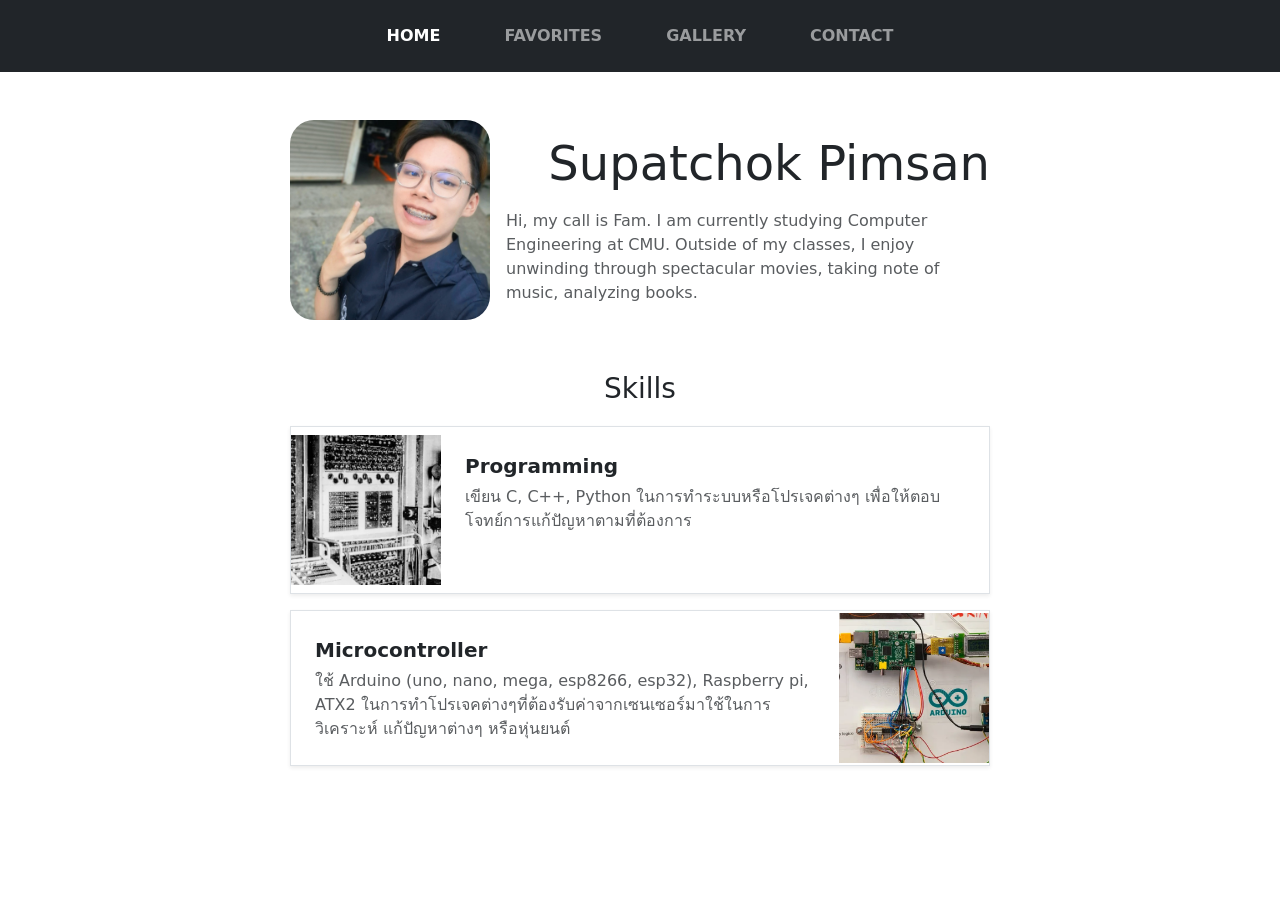
<file: index.html>
<!DOCTYPE html>
<html lang="en">

<head>
  <meta charset="UTF-8" />
  <meta name="viewport" content="width=device-width, initial-scale=1.0" />
  <link href="https://cdn.jsdelivr.net/npm/bootstrap@5.0.2/dist/css/bootstrap.min.css" rel="stylesheet"
    integrity="sha384-EVSTQN3/azprG1Anm3QDgpJLIm9Nao0Yz1ztcQTwFspd3yD65VohhpuuCOmLASjC" crossorigin="anonymous" />
  <link rel="stylesheet" href="style.css" />
  <title>My Portfolio</title>
</head>

<body>
 <nav class="navbar navbar-expand-lg navbar-dark bg-dark py-3">
  <div class="container-fluid">
    
    <button class="navbar-toggler mx-auto" type="button" data-bs-toggle="collapse" data-bs-target="#mainNavbar" aria-controls="mainNavbar" aria-expanded="false" aria-label="Toggle navigation">
      <span class="navbar-toggler-icon"></span>
    </button>

    <div class="collapse navbar-collapse justify-content-center" id="mainNavbar">
      
      <div class="navbar-nav gap-3 gap-lg-5 fw-bold text-center pt-3 pt-lg-0">
        <a class="nav-link active" href="#">HOME</a>
        <a class="nav-link" href="./pages/fav.html">FAVORITES</a>
        <a class="nav-link" href="./pages/gallery.html">GALLERY</a>
        <a class="nav-link" href="./pages/con.html">CONTACT</a>
      </div>
      
    </div>
    
  </div>
</nav> 

  <div class="d-flex justify-content-center align-items-center mx-auto gap-3 mt-5" style="max-width: 700px">
    <div >
      <img src="./imgs/me.jpg" width="200" height="200" style="object-fit: cover; border-radius: 1.5rem;" />
    </div>

    <div class="d-none d-sm-block">
      <div class="display-5 mb-3 text-end">Supatchok Pimsan</div>
      <div class="text-muted">
        Hi, my call is Fam. I am currently studying Computer Engineering at CMU. Outside of my classes, I enjoy
        unwinding through spectacular movies, taking note of music, analyzing books.
      </div>
    </div>
  </div>

  <p class="text-center fs-3 mt-5">Skills</p>

  <div style="max-width: 700px" class="mx-auto">

    <div class="d-flex border mb-3 shadow-sm my-rounded-all hover-card">
      <div class="my-rounded-left d-flex align-items-center my-2">
        <img src="imgs/computer.png" width="150px" height="150px" style="object-fit: cover"
          class="my-rounded-left d-none d-sm-block" />
      </div>
      <div class="p-4">
        <p class="fw-semibold fs-5 mb-1">Programming</p>
        <span class="text-muted">
          เขียน C, C++, Python ในการทำระบบหรือโปรเจคต่างๆ เพื่อให้ตอบโจทย์การแก้ปัญหาตามที่ต้องการ
        </span>
      </div>
    </div>

    <div class="d-flex border mb-3 shadow-sm my-rounded-all hover-card">
      <div class="p-4">
        <p class="fw-semibold fs-5 mb-1">Microcontroller</p>
        <span class="text-muted">
          ใช้ Arduino (uno, nano, mega, esp8266, esp32), Raspberry pi, ATX2
          ในการทำโปรเจคต่างๆที่ต้องรับค่าจากเซนเซอร์มาใช้ในการวิเคราะห์ แก้ปัญหาต่างๆ หรือหุ่นยนต์
        </span>
      </div>
      <div class="my-rounded-right d-flex align-items-center">
        <img src="imgs/micro.png" width="150px" height="150px" style="object-fit: cover"
          class="my-rounded-right d-none d-sm-block" />
      </div>
    </div>

  </div>
<script src="https://cdn.jsdelivr.net/npm/bootstrap@5.3.3/dist/js/bootstrap.bundle.min.js"></script>
</body>

</html>
</file>
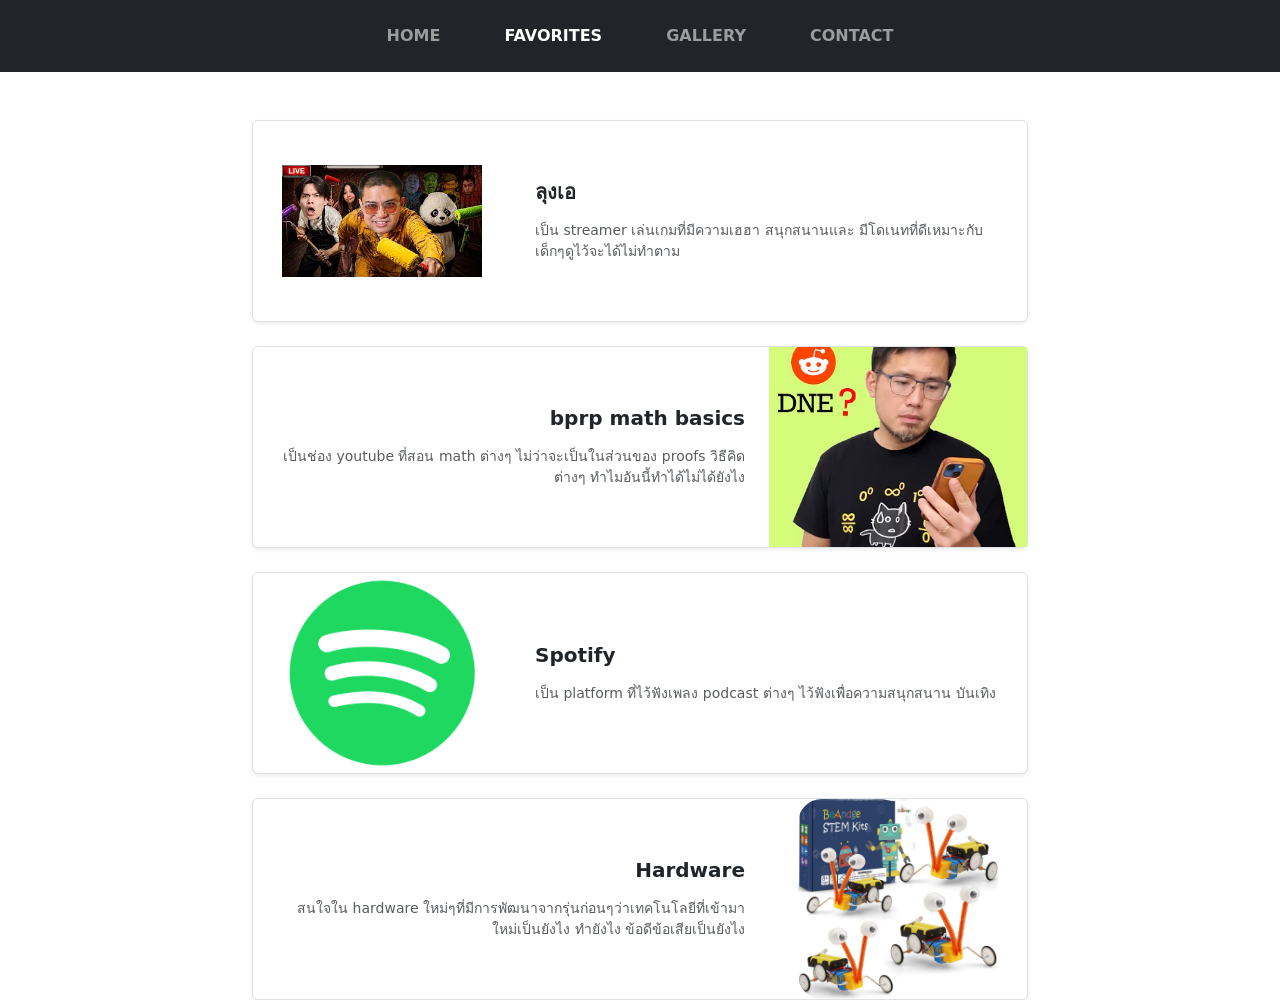
<file: pages/fav.html>
<!doctype html>
<html lang="en">
  <head>
    <meta charset="UTF-8" />
    <meta name="viewport" content="width=device-width, initial-scale=1.0" />
    <link
      href="https://cdn.jsdelivr.net/npm/bootstrap@5.0.2/dist/css/bootstrap.min.css"
      rel="stylesheet"
      integrity="sha384-EVSTQN3/azprG1Anm3QDgpJLIm9Nao0Yz1ztcQTwFspd3yD65VohhpuuCOmLASjC"
      crossorigin="anonymous"
    />
    <link rel="stylesheet" href="../style.css" />
    <title>My Portfolio</title>
  </head>

  <body>
    <nav class="navbar navbar-expand-lg navbar-dark bg-dark py-3">
      <div class="container-fluid">
        <button
          class="navbar-toggler mx-auto"
          type="button"
          data-bs-toggle="collapse"
          data-bs-target="#mainNavbar"
          aria-controls="mainNavbar"
          aria-expanded="false"
          aria-label="Toggle navigation"
        >
          <span class="navbar-toggler-icon"></span>
        </button>

        <div
          class="collapse navbar-collapse justify-content-center"
          id="mainNavbar"
        >
          <div
            class="navbar-nav gap-3 gap-lg-5 fw-bold text-center pt-3 pt-lg-0"
          >
            <a class="nav-link" href="../index.html">HOME</a>
            <a class="nav-link active" href="./pages/fav.html">FAVORITES</a>
            <a class="nav-link" href="./gallery.html">GALLERY</a>
            <a class="nav-link" href="./con.html">CONTACT</a>
          </div>
        </div>
      </div>
    </nav>

    <div class="container mt-5" style="max-width: 800px">
      <div class="row row-cols-1 g-4">
        <div class="col">
          <a
            href="https://www.youtube.com/@Lung-A"
            target="_blank"
            rel="noopener noreferrer"
            class="text-decoration-none h-100 d-block"
          >
            <div class="card h-100 border shadow-sm custom-card">
              <div class="row g-0 align-items-center">
                <div class="col-sm-4 d-flex justify-content-center">
                  <img
                    src="../imgs/a.png"
                    width="200"
                    height="200"
                    style="object-fit:contain;"
                    class="card-img-side"
                  />
                </div>
                <div class="col-sm-8">
                  <div class="card-body p-4">
                    <h3 class="card-title fw-bold fs-5 mb-3 text-dark">
                      ลุงเอ
                    </h3>
                    <p class="card-text text-muted small mb-0">
                      เป็น streamer เล่นเกมที่มีความเฮฮา สนุกสนานและ
                      มีโดเนทที่ดีเหมาะกับเด็กๆดูไว้จะได้ไม่ทำตาม
                    </p>
                  </div>
                </div>
              </div>
            </div>
          </a>
        </div>

        <div class="col">
          <a
            href="https://www.youtube.com/@bprpmathbasics/videos"
            target="_blank"
            rel="noopener noreferrer"
            class="text-decoration-none h-100 d-block"
          >
            <div class="card h-100 border shadow-sm custom-card">
              <div class="row g-0 align-items-center flex-sm-row-reverse">
                <div class="col-sm-4 d-flex justify-content-center">
                  <img
                    src="../imgs/math.png"
                    width="300"
                    height="200"
                    style="object-fit: cover;"
                    class="card-img-side"
                    alt="bprp math basics"
                  />
                </div>
                <div class="col-sm-8">
                  <div class="card-body p-4 text-sm-end">
                    <h3 class="card-title fw-bold fs-5 mb-3 text-dark">
                      bprp math basics
                    </h3>
                    <p class="card-text text-muted small mb-0">
                      เป็นช่อง youtube ที่สอน math ต่างๆ ไม่ว่าจะเป็นในส่วนของ
                      proofs วิธีคิดต่างๆ ทำไมอันนี้ทำได้ไม่ได้ยังไง
                    </p>
                  </div>
                </div>
              </div>
            </div>
          </a>
        </div>

        <div class="col">
          <a
            href="https://open.spotify.com"
            target="_blank"
            rel="noopener noreferrer"
            class="text-decoration-none h-100 d-block"
          >
            <div class="card h-100 border shadow-sm custom-card">
              <div class="row g-0 align-items-center">
                <div class="col-sm-4 d-flex justify-content-center">
                  <img
                    src="../imgs/Spotify-Logo-PNG-Photos.png"
                    class="card-img-side"
                    width="200"
                    height="200"
                    style="object-fit: cover; border-radius: 1.5rem"
                    alt="Spotify"
                  />
                </div>
                <div class="col-sm-8">
                  <div class="card-body p-4">
                    <h3 class="card-title fw-bold fs-5 mb-3 text-dark">
                      Spotify
                    </h3>
                    <p class="card-text text-muted small mb-0">
                      เป็น platform ที่ไว้ฟังเพลง podcast ต่างๆ
                      ไว้ฟังเพื่อความสนุกสนาน บันเทิง
                    </p>
                  </div>
                </div>
              </div>
            </div>
          </a>
        </div>

        <div class="col">
          <a
            href="https://wccftech.com/topic/hardware/"
            target="_blank"
            rel="noopener noreferrer"
            class="text-decoration-none h-100 d-block"
          >
            <div class="card h-100 border shadow-sm custom-card">
              <div class="row g-0 align-items-center flex-sm-row-reverse">
                <div class="col-sm-4 d-flex justify-content-center">
                  <img
                    src="../imgs/robot.png"
                    class="card-img-side"
                    width="200"
                    height="200"
                    style="object-fit: cover; border-radius: 1.5rem"
                    alt="Hardware"
                  />
                </div>
                <div class="col-sm-8">
                  <div class="card-body p-4 text-sm-end">
                    <h3 class="card-title fw-bold fs-5 mb-3 text-dark">
                      Hardware
                    </h3>
                    <p class="card-text text-muted small mb-0">
                      สนใจใน hardware
                      ใหม่ๆที่มีการพัฒนาจากรุ่นก่อนๆว่าเทคโนโลยีที่เข้ามาใหม่เป็นยังไง
                      ทำยังไง ข้อดีข้อเสียเป็นยังไง
                    </p>
                  </div>
                </div>
              </div>
            </div>
          </a>
        </div>
      </div>
    </div>
    <script src="https://cdn.jsdelivr.net/npm/bootstrap@5.3.3/dist/js/bootstrap.bundle.min.js"></script>
  </body>
</html>
</file>
<file: style.css>
.hover-card {
  transition:
    transform 0.2s ease-in-out,
    box-shadow 0.2s ease-in-out,
    background-color 0.2s ease-in-out;
}

.hover-card:hover {
  transform: translateY(-3px);
  background-color: #f1f3f5 !important;
  box-shadow: 0 0.5rem 1rem rgba(0, 0, 0, 0.15) !important;
  border-color: #dee2e6 !important;
}

.custom-card {
  transition:
    transform 0.25s ease,
    box-shadow 0.25s ease,
    border-color 0.25s ease;
}

.custom-card:hover {
  transform: translateY(-5px);
  box-shadow: 0 0.5rem 1.5rem rgba(0, 0, 0, 0.12) !important;
  border-color: #adb5bd !important;
}

.gallery-img {
  height: 200px;
  object-fit: cover;
}

.gallery-card {
  transition:
    transform 0.3s ease,
    box-shadow 0.3s ease;
}

.gallery-card:hover {
  transform: translateY(-8px);
  box-shadow: 0 0.75rem 1.5rem rgba(0, 0, 0, 0.15) !important;
}

.profile-card {
  transition:
    transform 0.3s ease,
    box-shadow 0.3s ease,
    border-color 0.3s ease;
}

.profile-card:hover {
  transform: translateY(-5px);
  border-color: #dee2e6 !important;
  box-shadow: 0 1rem 2rem rgba(0, 0, 0, 0.1) !important;
}

.profile-avatar {
  transition: transform 0.3s ease;
}

.profile-card:hover .profile-avatar {
  transform: scale(1.03);
}

.contact-link {
  transition:
    color 0.2s ease,
    padding-left 0.2s ease;
}

.contact-link:hover {
  color: #0d6efd !important;
  padding-left: 4px;
}

a {
  text-decoration: none;
}
</file>
